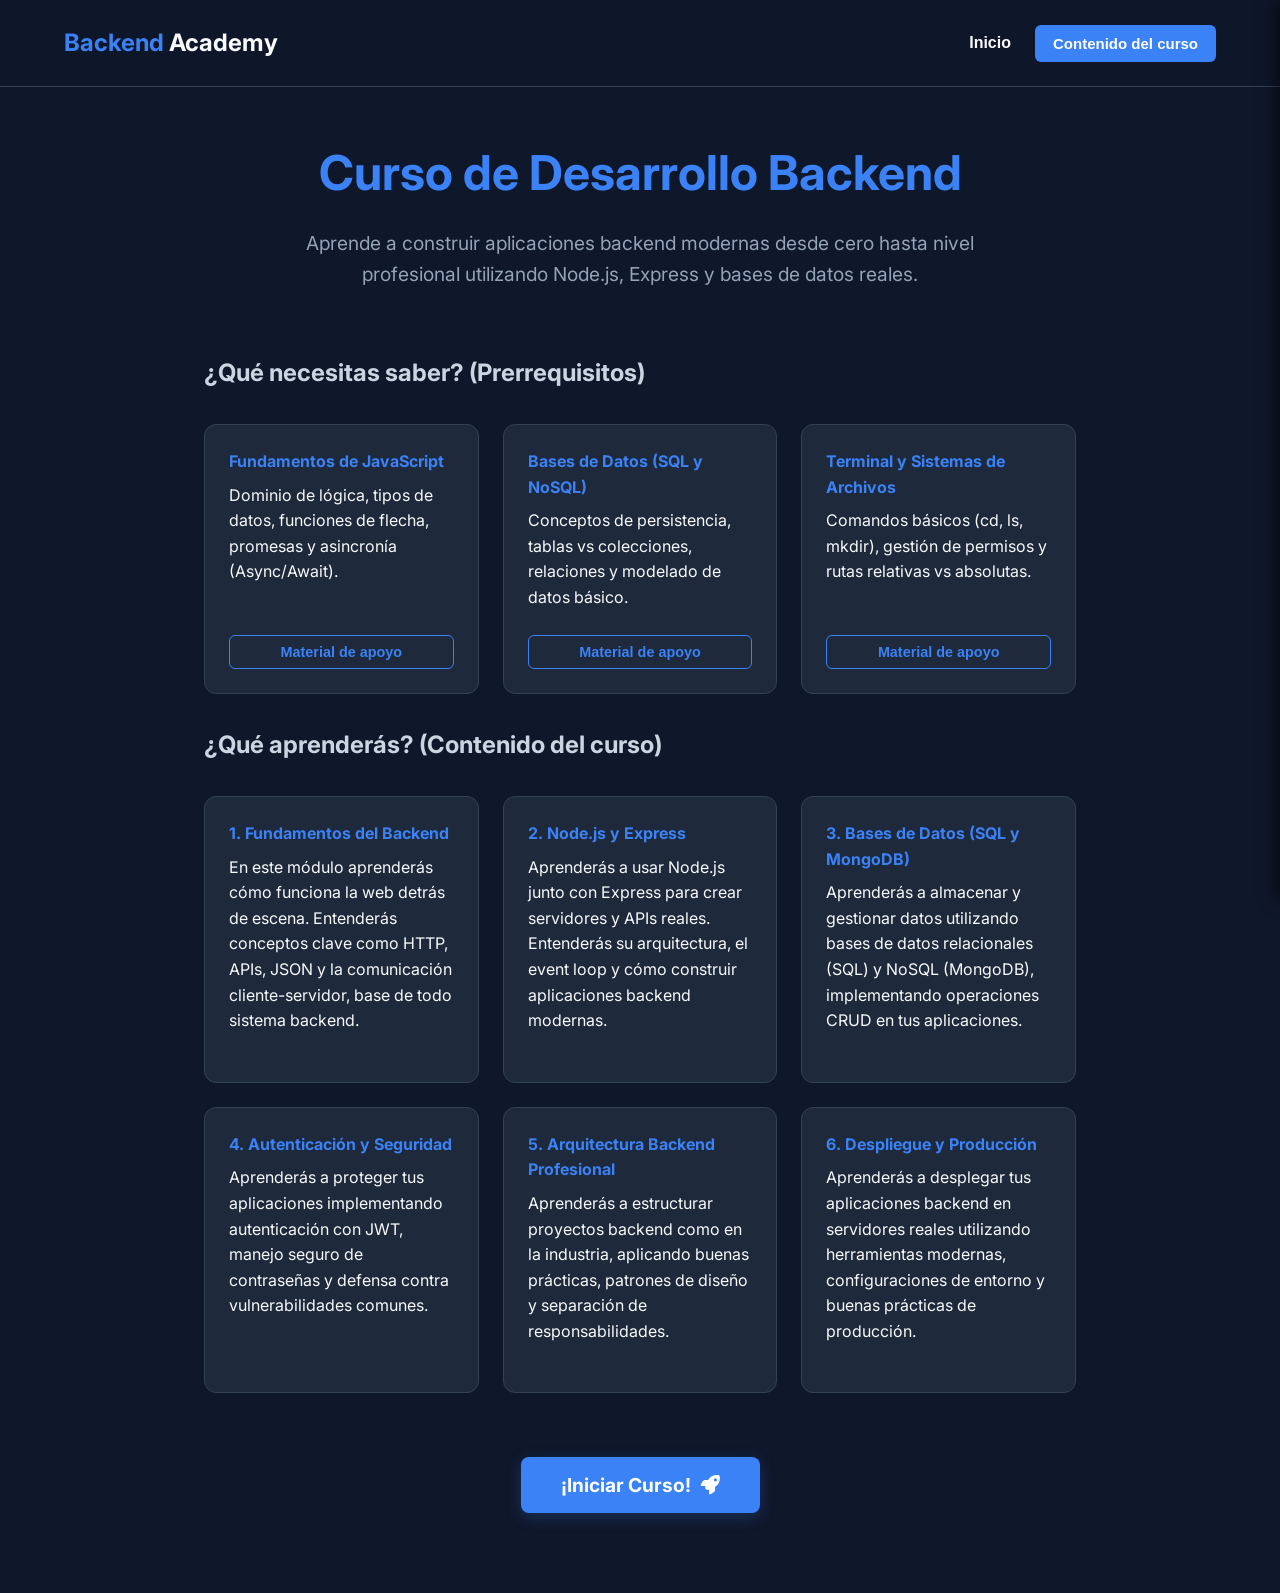
<file: index.html>
<!DOCTYPE html>
<html lang="es">
<head>
    <meta charset="UTF-8">
    <meta name="viewport" content="width=device-width, initial-scale=1.0">
    <title>Backend Academy</title>
    <link rel="stylesheet" href="styles.css">
    <link rel="stylesheet" href="https://cdnjs.cloudflare.com/ajax/libs/font-awesome/6.4.0/css/all.min.css">
</head>
<body>

    <div id="header-container"></div>
    <div id="sidebar-container"></div>
    
    <div id="overlay" class="overlay"></div>

    <main id="main-content">
        <div id="home-container"></div>
        <div id="module1-container"></div>
        <div id="module2-container"></div>
        <div id="module3-container"></div>
        <div id="module4-container"></div>
        <div id="module5-container"></div>
        <div id="module6-container"></div>
        <div id="course-completed-container"></div>
    </main>

    <div id="modal-container"></div>

    <script src="script.js"></script>
</body>
</html>
</file>
<file: styles.css>
/* ================= VARIABLES Y CONFIGURACIÓN BASE ================= */
@import url('https://fonts.googleapis.com/css2?family=Inter:wght@300;400;600;700&display=swap');
@import url('https://fonts.googleapis.com/css2?family=Fira+Code:wght@400;500&display=swap');

:root {
    --bg-color: #0f172a;
    --surface-color: #1e293b;
    --text-primary: #f8fafc;
    --text-secondary: #94a3b8;
    --accent-color: #3b82f6;
    --accent-hover: #2563eb;
    --border-color: #334155;
    --error-color: #ef4444;
}

* {
    margin: 0;
    padding: 0;
    box-sizing: border-box;
}

body {
    font-family: 'Inter', sans-serif;
    background-color: var(--bg-color);
    color: var(--text-primary);
    line-height: 1.6;
}

/* ================= COMPONENTES GLOBALES ================= */
main {
    padding: 3rem 5%;
    max-width: 1000px;
    margin: 0 auto;
}

/* ================= ENCABEZADO (HEADER) ================= */
header {
    display: flex;
    justify-content: space-between;
    align-items: center;
    padding: 1.5rem 5%;
    background-color: rgba(15, 23, 42, 0.9);
    backdrop-filter: blur(10px);
    border-bottom: 1px solid var(--border-color);
    position: sticky;
    top: 0;
    z-index: 100;
}

.logo {
    font-size: 1.5rem;
    font-weight: 700;
    cursor: pointer;
    transition: opacity 0.3s ease;
}

.logo:hover {
    opacity: 0.8;
}

.logo span {
    color: var(--accent-color);
}

.header-controls {
    display: flex;
    align-items: center;
    gap: 1.5rem;
}

.header-link-btn {
    background: none;
    border: none;
    color: var(--text-primary);
    font-size: 1rem;
    font-weight: 600;
    cursor: pointer;
    transition: color 0.3s ease;
}

.header-link-btn:hover {
    color: var(--accent-color);
}

.menu-btn {
    padding: 10px 18px;
    background-color: var(--accent-color);
    color: #ffffff;
    font-weight: 600;
    border: none;
    border-radius: 6px;
    font-size: 15px;
    cursor: pointer;
    transition: background-color 0.3s ease, transform 0.1s ease;
}

.menu-btn:hover {
    background-color: var(--accent-hover);
}

.menu-btn:active {
    transform: scale(0.97);
}

/* ================= MENÚ LATERAL (SIDEBAR) ================= */
.sidebar {
    position: fixed;
    top: 0;
    right: -350px; /* Oculto por defecto */
    width: 350px;
    height: 100vh;
    background-color: var(--surface-color);
    box-shadow: -5px 0 15px rgba(0,0,0,0.5);
    transition: right 0.4s cubic-bezier(0.4, 0, 0.2, 1);
    z-index: 1000;
    padding: 2rem;
    overflow-y: auto;
}

.sidebar.open {
    right: 0;
}

.sidebar-header {
    display: flex;
    justify-content: space-between;
    align-items: center;
    margin-bottom: 2rem;
    border-bottom: 1px solid var(--border-color);
    padding-bottom: 1rem;
}

.close-btn {
    background: none;
    border: none;
    color: var(--text-secondary);
    font-size: 1.5rem;
    cursor: pointer;
    transition: color 0.3s;
}

.close-btn:hover {
    color: var(--error-color);
}

.sidebar ul {
    list-style: none;
}

.sidebar ul li {
    margin-bottom: 1rem;
}

.sidebar ul li a {
    color: var(--text-secondary);
    text-decoration: none;
    font-size: 1.1rem;
    transition: all 0.3s;
    display: block;
    padding: 0.5rem;
    border-radius: 8px;
}

.sidebar ul li a:hover, 
.sidebar ul li a.active-link {
    color: var(--text-primary);
    background-color: var(--border-color);
    padding-left: 1rem;
    border-left: 4px solid var(--accent-color);
}

/* Fondo oscuro al abrir el menú */
.overlay {
    position: fixed;
    top: 0;
    left: 0;
    width: 100%;
    height: 100%;
    background: rgba(0,0,0,0.6);
    z-index: 999;
    opacity: 0;
    visibility: hidden;
    transition: all 0.3s;
}

.overlay.active {
    opacity: 1;
    visibility: visible;
}

/* ================= SECCIONES Y CONTENIDO ================= */
.content-section {
    display: none;
    animation: fadeIn 0.5s ease-in-out;
}

.content-section.active {
    display: block;
}

@keyframes fadeIn {
    from { opacity: 0; transform: translateY(10px); }
    to { opacity: 1; transform: translateY(0); }
}

/* Hero Section (Inicio) */
.hero {
    text-align: center;
    margin-bottom: 4rem;
}

.hero h1 {
    font-size: 3rem;
    margin-bottom: 1rem;
    color: var(--accent-color);
}

.hero .description {
    font-size: 1.2rem;
    color: var(--text-secondary);
    max-width: 700px;
    margin: 0 auto;
}

/* Tipografía de Módulos */
.module-tag {
    background-color: var(--accent-color);
    color: #000;
    padding: 0.3rem 0.8rem;
    border-radius: 20px;
    font-size: 0.8rem;
    font-weight: 700;
    text-transform: uppercase;
}

.content-section h2 {
    font-size: 2.5rem;
    margin: 1rem 0 2rem 0;
    border-bottom: 2px solid var(--border-color);
    padding-bottom: 0.5rem;
}

.content-section h3 {
    font-size: 1.5rem;
    margin: 2rem 0 1rem 0;
    color: #cbd5e1;
}

/* ================= TARJETAS (CARDS) Y CUADRÍCULAS ================= */
.summary-grid {
    display: grid;
    grid-template-columns: repeat(auto-fit, minmax(250px, 1fr));
    gap: 1.5rem;
    margin-top: 2rem;
    align-items: stretch;
}

.summary-card {
    background-color: var(--surface-color);
    padding: 1.5rem;
    border-radius: 12px;
    border: 1px solid var(--border-color);
    transition: transform 0.3s ease;
    display: flex;
    flex-direction: column; 
}

.summary-card:hover {
    transform: translateY(-5px);
}

.summary-card h4 {
    color: var(--accent-color);
    margin-bottom: 0.5rem;
}

.summary-card p {
    flex-grow: 1; 
    margin-bottom: 1.5rem;
}

/* Botones dentro de tarjetas */
.resource-btn {
    margin-top: auto; 
    padding: 8px 12px;
    background-color: transparent;
    color: var(--accent-color);
    border: 1px solid var(--accent-color);
    border-radius: 6px;
    cursor: pointer;
    font-size: 0.9rem;
    font-weight: 600;
    transition: all 0.3s ease;
    width: 100%;
}

.resource-btn:hover {
    background-color: var(--accent-color);
    color: #ffffff;
}

/* ================= CALL TO ACTION (Botón Principal) ================= */
.cta-container {
    text-align: center;
    margin-top: 4rem;
    margin-bottom: 2rem;
}

.main-cta-btn {
    background-color: var(--accent-color);
    color: #ffffff;
    font-family: 'Inter', sans-serif;
    font-size: 1.2rem;
    font-weight: 700;
    padding: 16px 40px;
    border: none;
    border-radius: 8px;
    cursor: pointer;
    transition: transform 0.2s ease, background-color 0.3s ease, box-shadow 0.3s ease;
    box-shadow: 0 4px 15px rgba(59, 130, 246, 0.25);
    display: inline-flex;
    align-items: center;
    gap: 10px;
}

.main-cta-btn:hover {
    background-color: var(--accent-hover);
    transform: translateY(-3px);
    box-shadow: 0 6px 20px rgba(59, 130, 246, 0.4);
}

.main-cta-btn:active {
    transform: translateY(1px);
}

/* ================= VENTANA EMERGENTE (MODAL) ================= */
.modal-overlay-alert {
    position: fixed;
    top: 0;
    left: 0;
    width: 100%;
    height: 100%;
    background: rgba(0, 0, 0, 0.7);
    backdrop-filter: blur(4px);
    display: flex;
    justify-content: center;
    align-items: center;
    z-index: 2000;
    opacity: 0;
    visibility: hidden;
    transition: all 0.3s ease;
}

.modal-overlay-alert.active {
    opacity: 1;
    visibility: visible;
}

.modal-content {
    background-color: var(--surface-color);
    padding: 2.5rem 2rem;
    border-radius: 12px;
    width: 90%;
    max-width: 450px;
    position: relative;
    text-align: center;
    border: 1px solid var(--border-color);
    box-shadow: 0 20px 25px -5px rgba(0, 0, 0, 0.5);
    transform: scale(0.8);
    transition: transform 0.3s ease;
}

.modal-overlay-alert.active .modal-content {
    transform: scale(1);
}

.close-modal {
    position: absolute;
    top: 15px;
    right: 20px;
    font-size: 1.2rem;
    color: var(--text-secondary);
    cursor: pointer;
    transition: color 0.3s;
}

.close-modal:hover {
    color: var(--error-color);
}

.modal-content h3 {
    color: var(--accent-color);
    margin-bottom: 1rem;
    font-size: 1.5rem;
}

.modal-content p {
    margin-bottom: 2rem;
    color: var(--text-primary);
    font-size: 0.95rem;
}

.external-link-btn {
    display: inline-block;
    background-color: var(--accent-color);
    color: #ffffff;
    padding: 12px 24px;
    text-decoration: none;
    border-radius: 6px;
    font-weight: 600;
    transition: background-color 0.3s;
}

.external-link-btn:hover {
    background-color: var(--accent-hover);
}

/* ================= ELEMENTOS MULTIMEDIA Y CÓDIGO ================= */
.video-container {
    position: relative;
    padding-bottom: 56.25%;
    height: 0;
    overflow: hidden;
    max-width: 100%;
    border-radius: 12px;
    box-shadow: 0 10px 30px rgba(0,0,0,0.5);
    margin: 2rem 0;
    background-color: #000;
}

.video-container iframe {
    position: absolute;
    top: 0;
    left: 0;
    width: 100%;
    height: 100%;
}

.code-block {
    background-color: #020617;
    border-radius: 8px;
    overflow: hidden;
    margin: 1.5rem 0;
    border: 1px solid var(--border-color);
}

.code-header {
    background-color: var(--surface-color);
    padding: 0.5rem 1rem;
    font-size: 0.9rem;
    color: var(--text-secondary);
    border-bottom: 1px solid var(--border-color);
    font-family: 'Fira Code', monospace;
}

pre {
    padding: 1rem;
    overflow-x: auto;
}

code {
    font-family: 'Fira Code', monospace;
    font-size: 0.95rem;
    color: #38bdf8;
}

/* ================= NAVEGACIÓN ENTRE MÓDULOS ================= */
.module-navigation {
    margin-top: 3rem;
    padding-top: 2rem;
    border-top: 1px solid var(--border-color);
    display: flex;
    justify-content: space-between;
    align-items: center;
}

.module-navigation.single-btn {
    justify-content: flex-end;
}

.nav-module-btn {
    font-family: 'Inter', sans-serif;
    font-size: 1rem;
    font-weight: 600;
    padding: 12px 24px;
    border-radius: 8px;
    cursor: pointer;
    transition: transform 0.2s ease, background-color 0.3s ease, color 0.3s ease;
    display: inline-flex;
    align-items: center;
    gap: 8px;
}

.nav-module-btn.next {
    background-color: var(--accent-color);
    color: #ffffff;
    border: none;
}

.nav-module-btn.next:hover {
    background-color: var(--accent-hover);
    transform: translateX(4px);
}

.nav-module-btn.prev {
    background-color: transparent;
    color: var(--text-secondary);
    border: 1px solid var(--border-color);
}

.nav-module-btn.prev:hover {
    background-color: var(--border-color);
    color: var(--text-primary);
    transform: translateX(-4px);
}

/* ================= PANTALLA DE FINALIZACIÓN ================= */
.completion-container {
    text-align: center;
    padding: 4rem 2rem;
    background-color: var(--surface-color);
    border-radius: 12px;
    border: 1px solid var(--border-color);
    margin-top: 2rem;
    box-shadow: 0 10px 25px rgba(0,0,0,0.2);
}

.completion-container h2 {
    color: var(--accent-color);
    margin-bottom: 1rem;
    border-bottom: none;
    font-size: 2.2rem;
}

.completion-container p {
    font-size: 1.1rem;
    margin-bottom: 1.5rem;
    color: var(--text-secondary);
}

.email-link {
    display: inline-flex;
    align-items: center;
    gap: 10px;
    background-color: var(--border-color);
    color: var(--text-primary);
    padding: 12px 24px;
    border-radius: 8px;
    text-decoration: none;
    font-weight: 600;
    font-size: 1.1rem;
    transition: background-color 0.3s ease, color 0.3s ease;
    margin-top: 1rem;
}

.email-link:hover {
    background-color: #475569;
    color: var(--accent-color);
}

/* ================= DISEÑO RESPONSIVO (MÓVILES) ================= */
@media (max-width: 768px) {
    .sidebar { width: 100%; right: -100%; }
    .hero h1 { font-size: 2rem; }
    .header-controls { gap: 1rem; }
    
    /* Mejoras extra para móviles */
    .module-navigation {
        flex-direction: column-reverse;
        gap: 1rem;
    }
    
    .nav-module-btn {
        width: 100%;
        justify-content: center;
    }
}

/* ================= DISEÑO IMÁGENES DE CADA MÓDULO ================= */

.module-image{
    display: block;
    margin: 40px auto;     /* centra la imagen */
    max-width: 600px;      /* tamaño máximo */
    width: 80%;            /* adaptable */
    height: auto;
    border-radius: 10px;   /* bordes suaves */
    box-shadow: 0 8px 20px rgba(0,0,0,0.15); /* sombra profesional */
}

/* ================= DISEÑO VIDEOS DE CADA MÓDULO ================= */

/* Contenedor del video */
.video-tutorial {
    display: flex;
    justify-content: center;
    margin: 30px auto; /* Centra el contenedor y le da espacio arriba y abajo */
    width: 100%;
    max-width: 800px; /* Evita que el video se vea gigante en pantallas muy grandes */
    border-radius: 12px; /* Bordes redondeados para un toque moderno */
    overflow: hidden; /* Asegura que el iframe respete los bordes redondeados */
    box-shadow: 0 10px 20px rgba(0, 0, 0, 0.15); /* Sombra elegante para resaltar el video */
}

/* El iframe del video de YouTube */
.video-tutorial iframe {
    width: 100%;
    height: auto;
    aspect-ratio: 16 / 9; /* Mantiene la proporción perfecta de YouTube automáticamente */
    border: none; /* Elimina cualquier borde por defecto */
}
</file>
